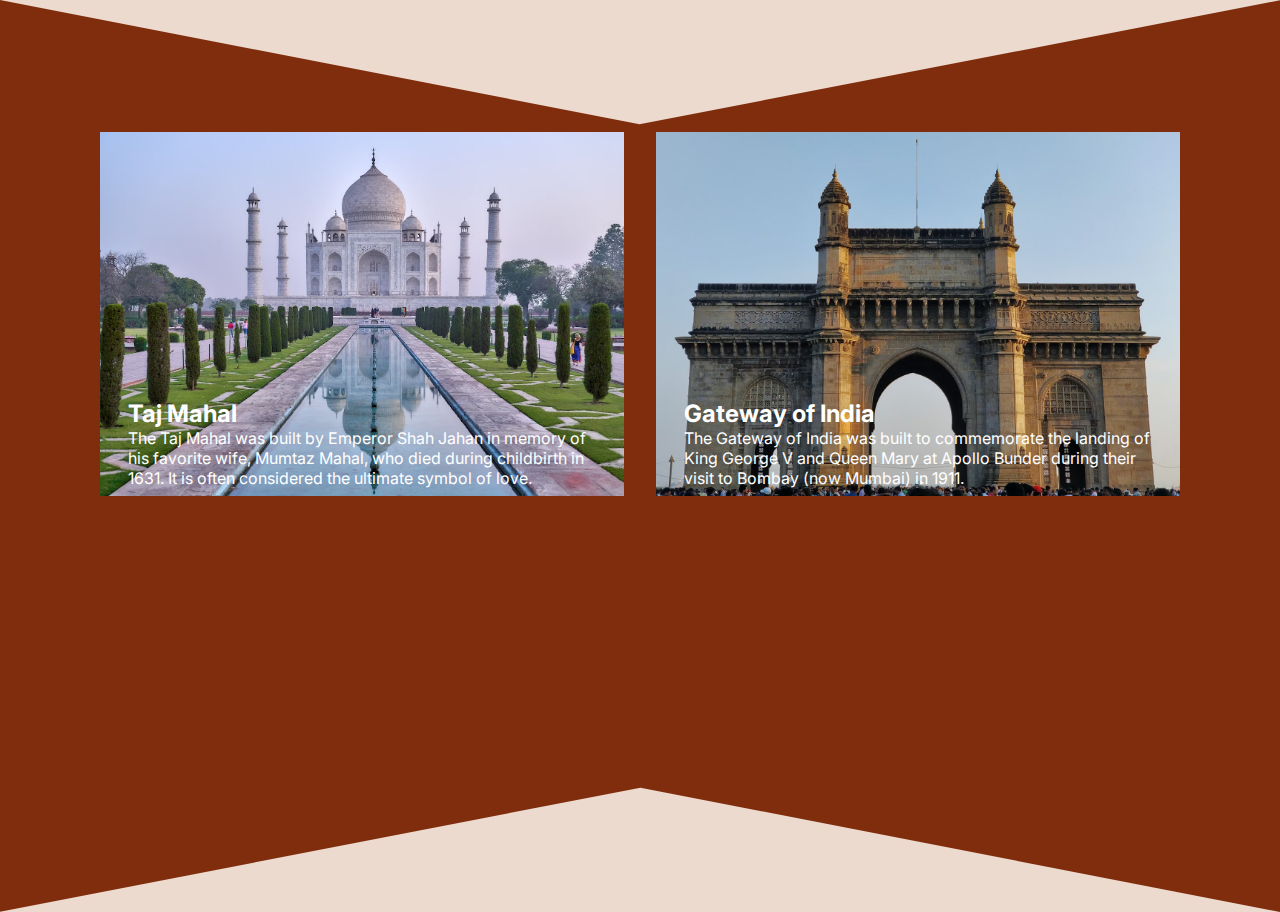
<file: 2ndSlide/page2.html>
<!DOCTYPE html>
<html lang="en">
  <head>
    <meta charset="UTF-8" />
    <meta name="viewport" content="width=device-width, initial-scale=1.0" />
    <title>Document</title>
    <link rel="stylesheet" href="page2.css" />
  </head>
  <body>
    <section>
      <div class="custom-shape-divider-top-1708668242">
        <svg
          data-name="Layer 1"
          xmlns="http://www.w3.org/2000/svg"
          viewBox="0 0 1200 120"
          preserveAspectRatio="none"
        >
          <path d="M1200 0L0 0 598.97 114.72 1200 0z" class="shape-fill"></path>
        </svg>
      </div>
    </section>
    <section>
      <div class="wrapper-places">
        
        <div class="place" id="taj">
          <a href="/Users/kavyachetwani/Desktop/Trying/TajSlide/4thGate.html">
          <div class ="title-desc">
            <h2>Taj Mahal</h2>
            <p>
                The Taj Mahal was built by Emperor Shah Jahan in memory of his favorite wife, Mumtaz Mahal, who died during childbirth in 1631. It is often considered the ultimate symbol of love.<br />
            </p>
          </div> 
        </a>
        </div>
        
        
        <div class="place" id="gateway">
          <a href="/Users/kavyachetwani/Desktop/Trying/3rdSlide/3rdGate.html">
          <div class="title-desc">
            <h2>Gateway of India</h2>
            <p>
                The Gateway of India was built to commemorate the landing of King George V and Queen Mary at Apollo Bunder during their visit to Bombay (now Mumbai) in 1911.<br />
            </p>
          </div>
        </a>
        </div>
      
      </div>
    </section>
    <section class="footer">
      <div class="custom-shape-divider-bottom-1708668406" id="footerbody">
        <svg
          data-name="Layer 1"
          xmlns="http://www.w3.org/2000/svg"
          viewBox="0 0 1200 120"
          preserveAspectRatio="none"
        >
          <path d="M1200 0L0 0 598.97 114.72 1200 0z" class="shape-fill"></path>
        </svg>
      </div>
    </section>
  </body>
</html>
</file>
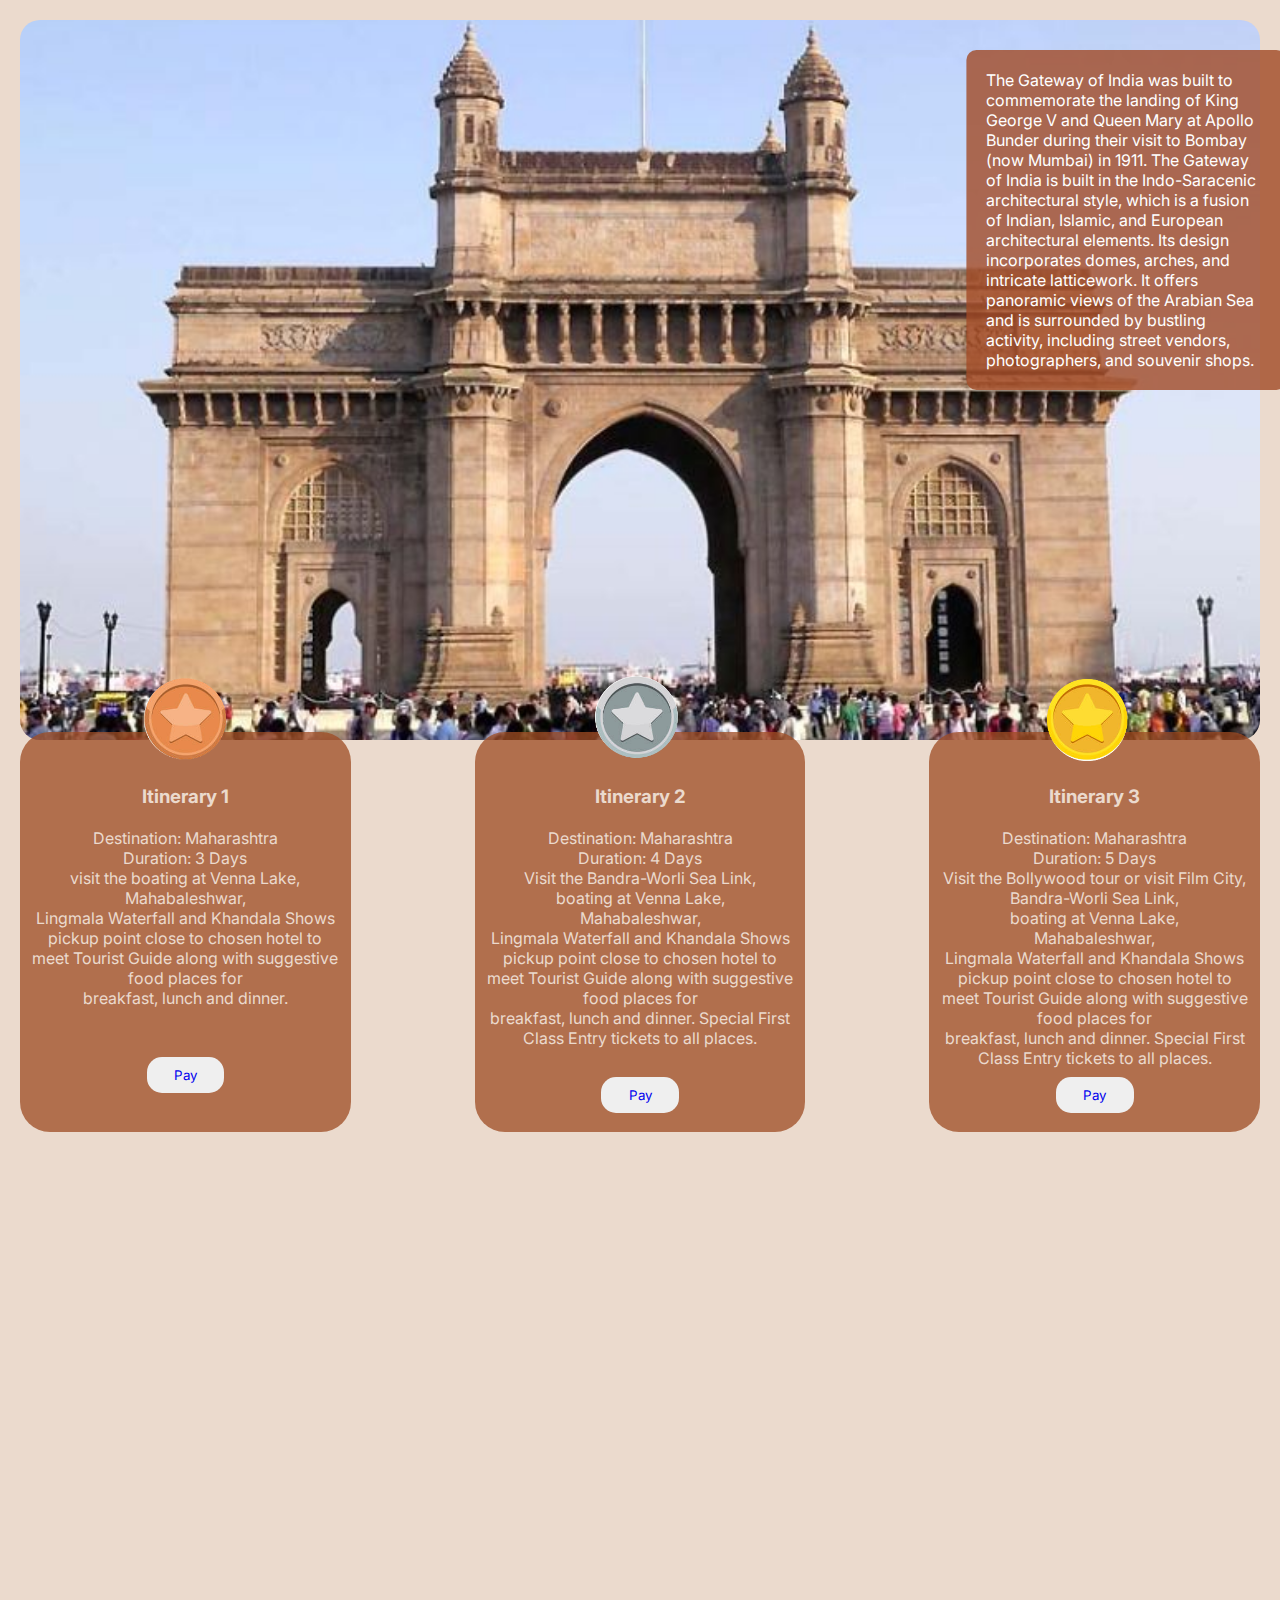
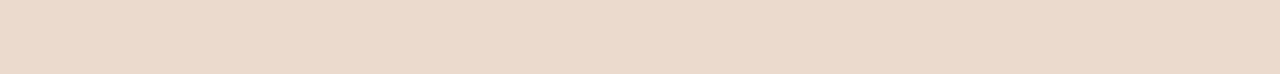
<file: 3rdSlide/3rdGate.html>
<!DOCTYPE html>
<html lang="en">
  <head>
    <meta charset="UTF-8" />
    <meta name="viewport" content="width=device-width, initial-scale=1.0" />
    <title>Document</title>
    <link rel="stylesheet" href="3rdGate.css" />
  </head>
  <body>
      <div class="wrapper-all">
        <div class="textonimg">
            The Gateway of India was built to commemorate the landing of King George V and Queen Mary at Apollo Bunder during their visit to Bombay (now Mumbai) in 1911.
            The Gateway of India is built in the Indo-Saracenic architectural style, which is a fusion of Indian, Islamic, and European architectural elements. Its design incorporates domes, arches, and intricate latticework. It offers panoramic views of the Arabian Sea and is surrounded by bustling activity, including street vendors, photographers, and souvenir shops.
        </div>
        <div class="imgdiv"></div>
        <div class="packagediv">
          <div class="bronze">
            <img src="bronze.png" class="bronze-icon"/>
          
            <p><br /><h3><br>Itinerary 1</h3><br />  Destination: Maharashtra <br>
  
              Duration: 3 Days<br>
              
              visit the boating at Venna Lake,<br> Mahabaleshwar,<br> Lingmala Waterfall and Khandala

              
              Shows pickup point close to chosen hotel to meet Tourist
               Guide along  with suggestive food places for <br>
              breakfast, lunch and dinner.
              <br /><br></p>
            
            <br>
            <button class="pay-btn"><a href="/Users/kavyachetwani/Desktop/Trying/Payment page/paymentIndex.html">Pay</a></button>
          </div>
  
          <div class="silver">
            <img src="silver (1).png" class="silver-icon" />
            <p><br /><h3><br>Itinerary 2</h3><br />  Destination: Maharashtra<br>
  
              Duration: 4 Days<br>
              
             Visit the Bandra-Worli Sea Link,<br> boating at Venna Lake,<br> Mahabaleshwar, <br>Lingmala Waterfall and Khandala  
              
               Shows pickup point close to chosen hotel to meet Tourist 
               Guide along  with suggestive food places for<br>
                breakfast, lunch and dinner. Special First Class Entry 
                tickets to all places.
               
              <br /></p>
            
            <br>
            <button class="pay-btn"><a href="/Users/kavyachetwani/Desktop/Trying/Payment page/paymentIndex.html">Pay</a></button>
          </div>
          <div class="gold">
            <img src="gold.png" class="gold-icon" />
            <p><br /><h3><br>Itinerary 3</h3><br />  Destination: Maharashtra<br>
  
              Duration: 5 Days<br>
              
              Visit the Bollywood tour or visit Film City,<br>
              Bandra-Worli Sea Link, <br>boating at Venna Lake,<br> Mahabaleshwar,<br> Lingmala Waterfall and Khandala
              
               Shows pickup point close to chosen hotel to meet Tourist 
               Guide along  with suggestive food places for<br>
                breakfast, lunch and dinner. Special First Class Entry 
                tickets to all places.
               </p>
            
            <button class="pay-btn"><a href="/Users/kavyachetwani/Desktop/Trying/Payment page/paymentIndex.html">Pay</a></button>
          </div>
        </div>
        <div class="map">
          <iframe src="https://www.google.com/maps/embed?pb=!1m18!1m12!1m3!1d3774.212543364747!2d72.83207937393915!3d18.921984082251083!2m3!1f0!2f0!3f0!3m2!1i1024!2i768!4f13.1!3m3!1m2!1s0x3be7d1c73a0d5cad%3A0xc70a25a7209c733c!2sGateway%20Of%20India%20Mumbai!5e0!3m2!1sen!2sin!4v1708683224046!5m2!1sen!2sin" width="600" height="450" style="border:0;" allowfullscreen="" loading="lazy" referrerpolicy="no-referrer-when-downgrade"></iframe>
        </div>
    </body>
    </html>
</file>
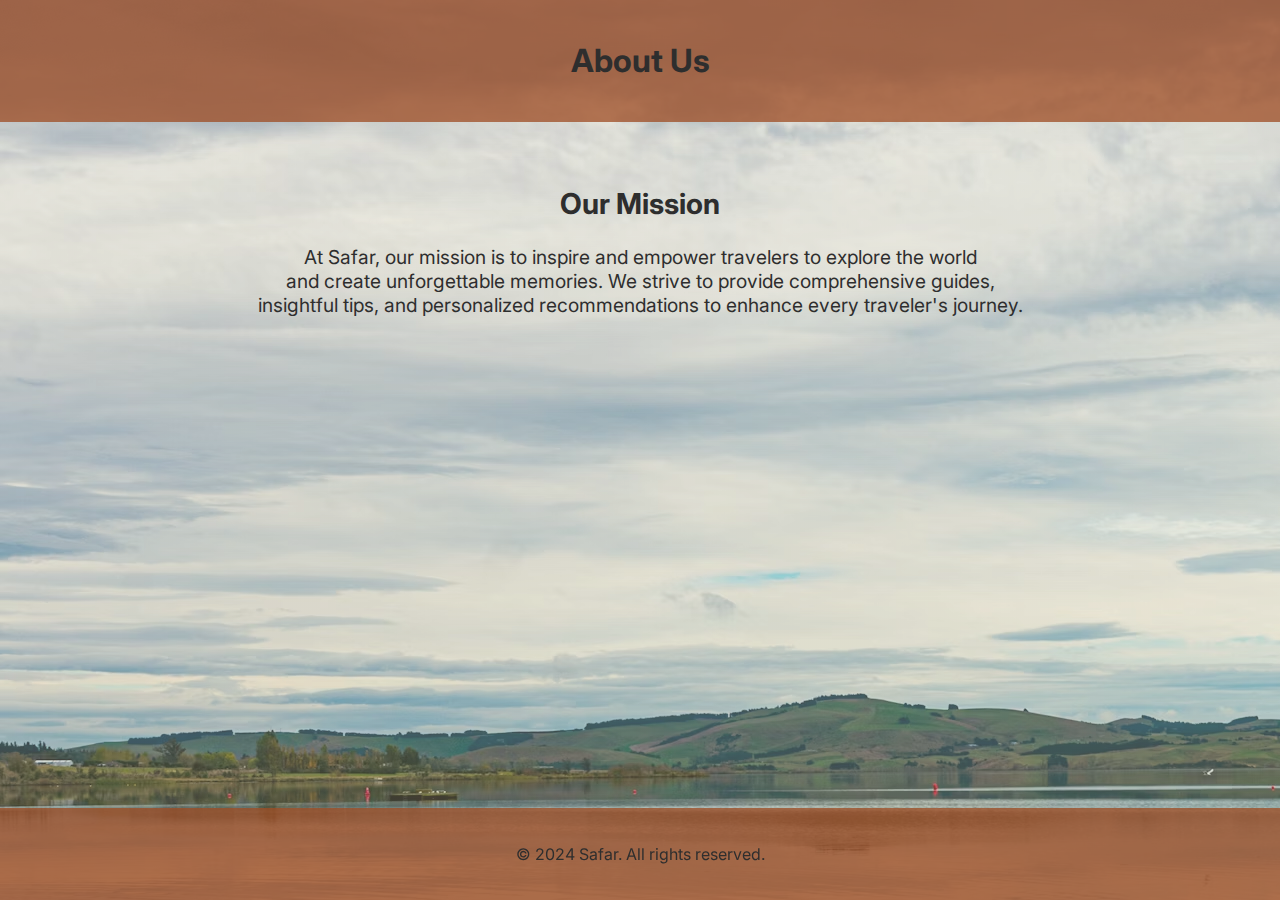
<file: About us/abtusIndex.html>
<!DOCTYPE html>
<html lang="en">
<head>
    <meta charset="UTF-8">
    <meta name="viewport" content="width=device-width, initial-scale=1.0">
    <title>About Us</title>
    <link rel="stylesheet" href="abtusStyle.css">
</head>
<body>
    <header>
        <h1>About Us</h1>
    </header>
    
    <section class="about-container">
        <div class="about-content">
            <div class="about-text">
                <h2 style = "text-align: center">Our Mission</h2>
                <p style="text-align: center">At Safar, our mission is to inspire and empower travelers to explore the world <br>
                    and create unforgettable memories. We strive to provide comprehensive guides,<br> insightful tips, and personalized recommendations 
                    to enhance every traveler's journey.</p>
            </div>
            
        </div>
    </section>

    <footer>
        <p>&copy; 2024 Safar. All rights reserved.</p>
    </footer>
</body>
</html>
</file>
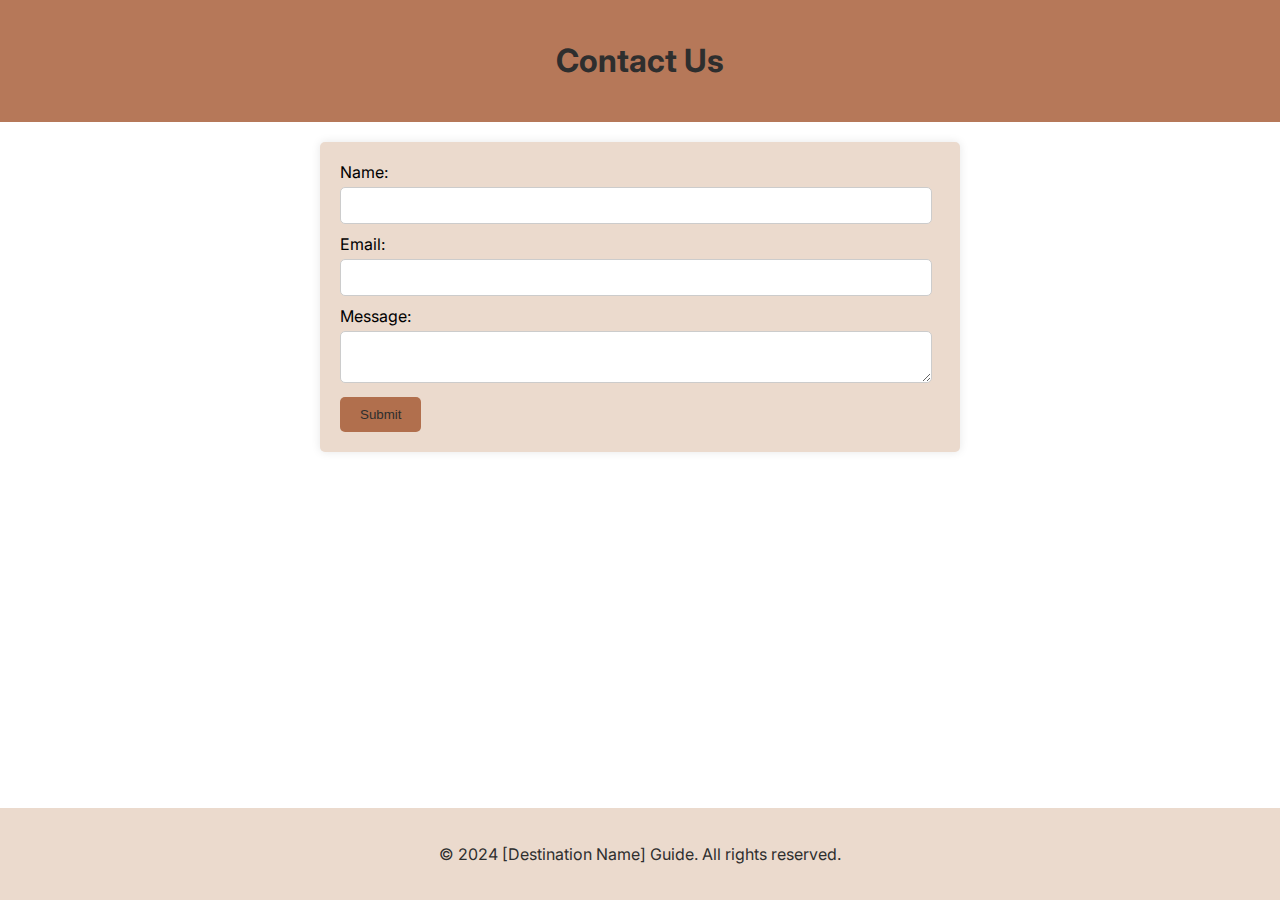
<file: Contact Us/contactusIndex.html>
<!DOCTYPE html>
<html lang="en">
<head>
    <meta charset="UTF-8">
    <meta name="viewport" content="width=device-width, initial-scale=1.0">
    <title>Contact Us</title>
    <link rel="stylesheet" href="contactusStyle.css">
</head>
<body>
    <header>
        <h1>Contact Us</h1>
    </header>
    
    <section class="contact-form">
        <form action="submit_contact_form.php" method="post">
            <label for="name">Name:</label>
            <input type="text" id="name" name="name" required>
            
            <label for="email">Email:</label>
            <input type="email" id="email" name="email" required>
            
            <label for="message">Message:</label>
            <textarea id="message" name="message" required></textarea>
            
            <button type="submit">Submit</button>
        </form>
    </section>

    <footer>
        <p>&copy; 2024 [Destination Name] Guide. All rights reserved.</p>
    </footer>
</body>
</html>
</file>
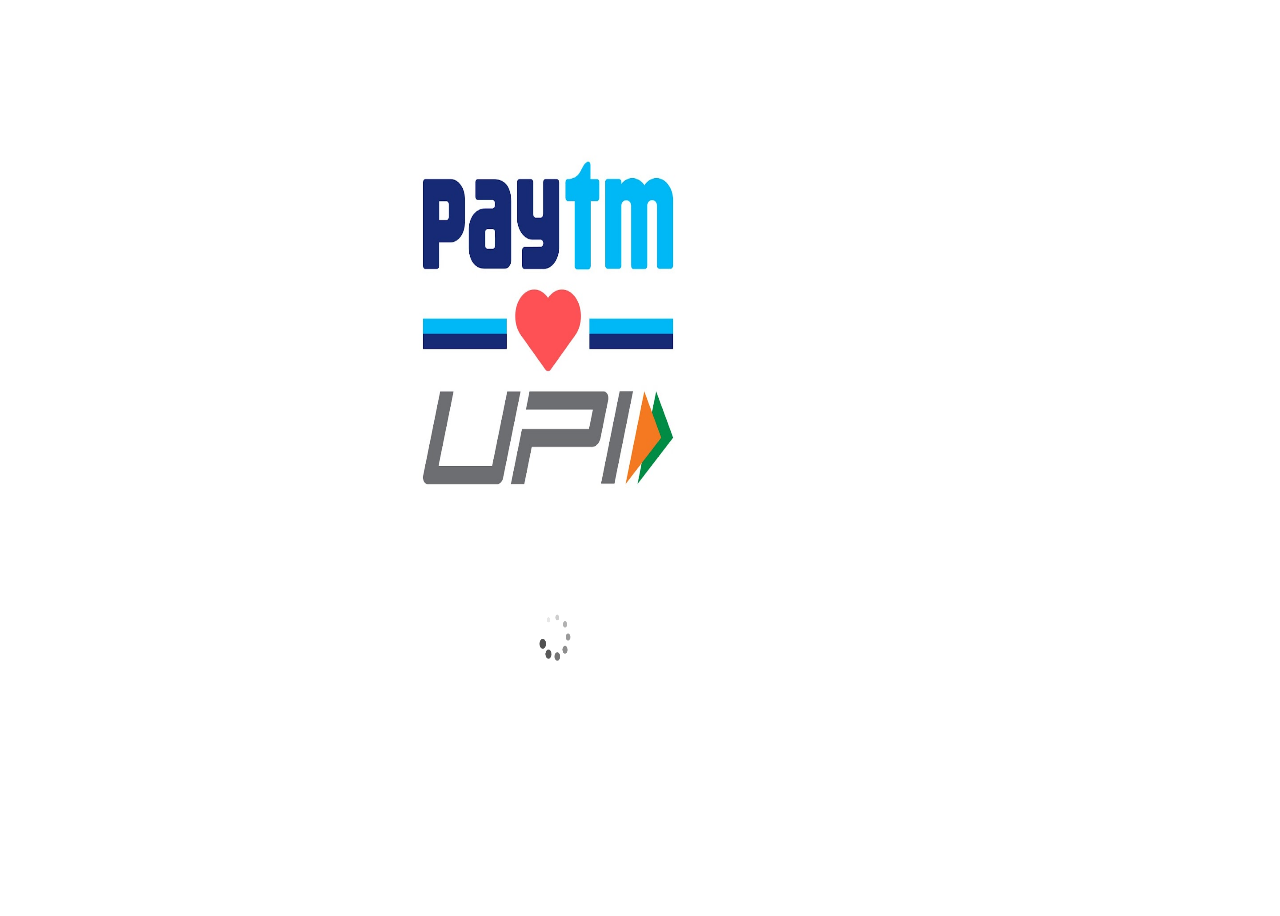
<file: Payment page/paymentIndex.html>
<!DOCTYPE html>
<html lang="en">
<head>
    <meta charset="UTF-8">
    <meta name="viewport" content="width=device-width, initial-scale=1.0">
    <link rel="stylesheet" href="paymentStyle.css">
    <title>Payment Page</title>
</head>
<body>
    <div class="header">
        <div class="pay">
        <img src="payment.jpg" width="400" height="550">
        </div>
        <div class="loading">
            <img src="loading.gif" width="150" height="150">
        </div>
    </div>
    <script>
        setTimeout(function(){
            window.open('/Users/kavyachetwani/Desktop/Trying/phone/phone.html','blank');
        },3000);
    </script>
</body>
</html>
</file>
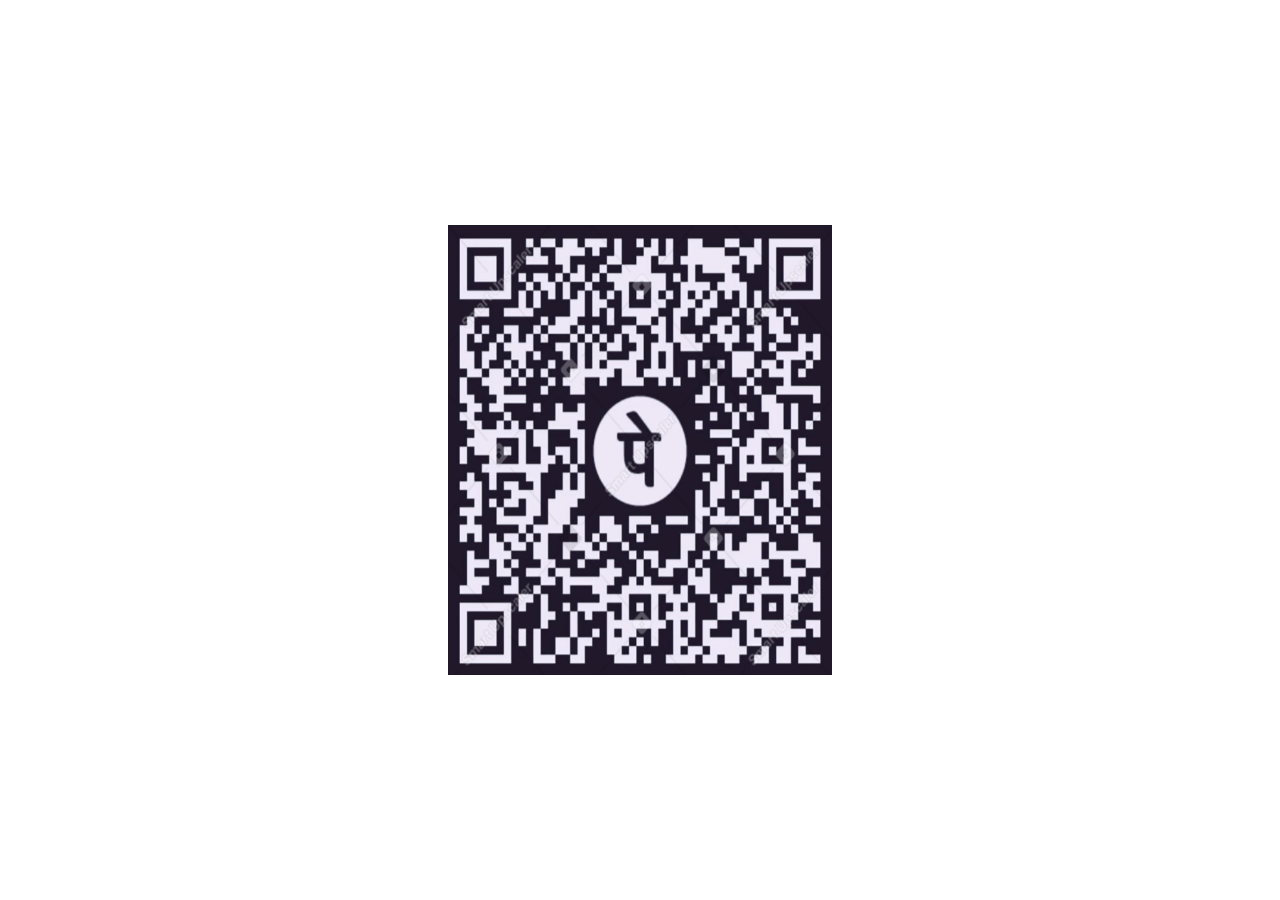
<file: phone/phone.html>
<!DOCTYPE html>
<html lang="en">
<head>
    <meta charset="UTF-8">
    <meta name="viewport" content="width=device-width, initial-scale=1.0">
    <title>Document</title>
    <link rel="stylesheet" href="phone.css">
</head>
<body>
    <img src="t.jpg" >
</body>
</html>
</file>
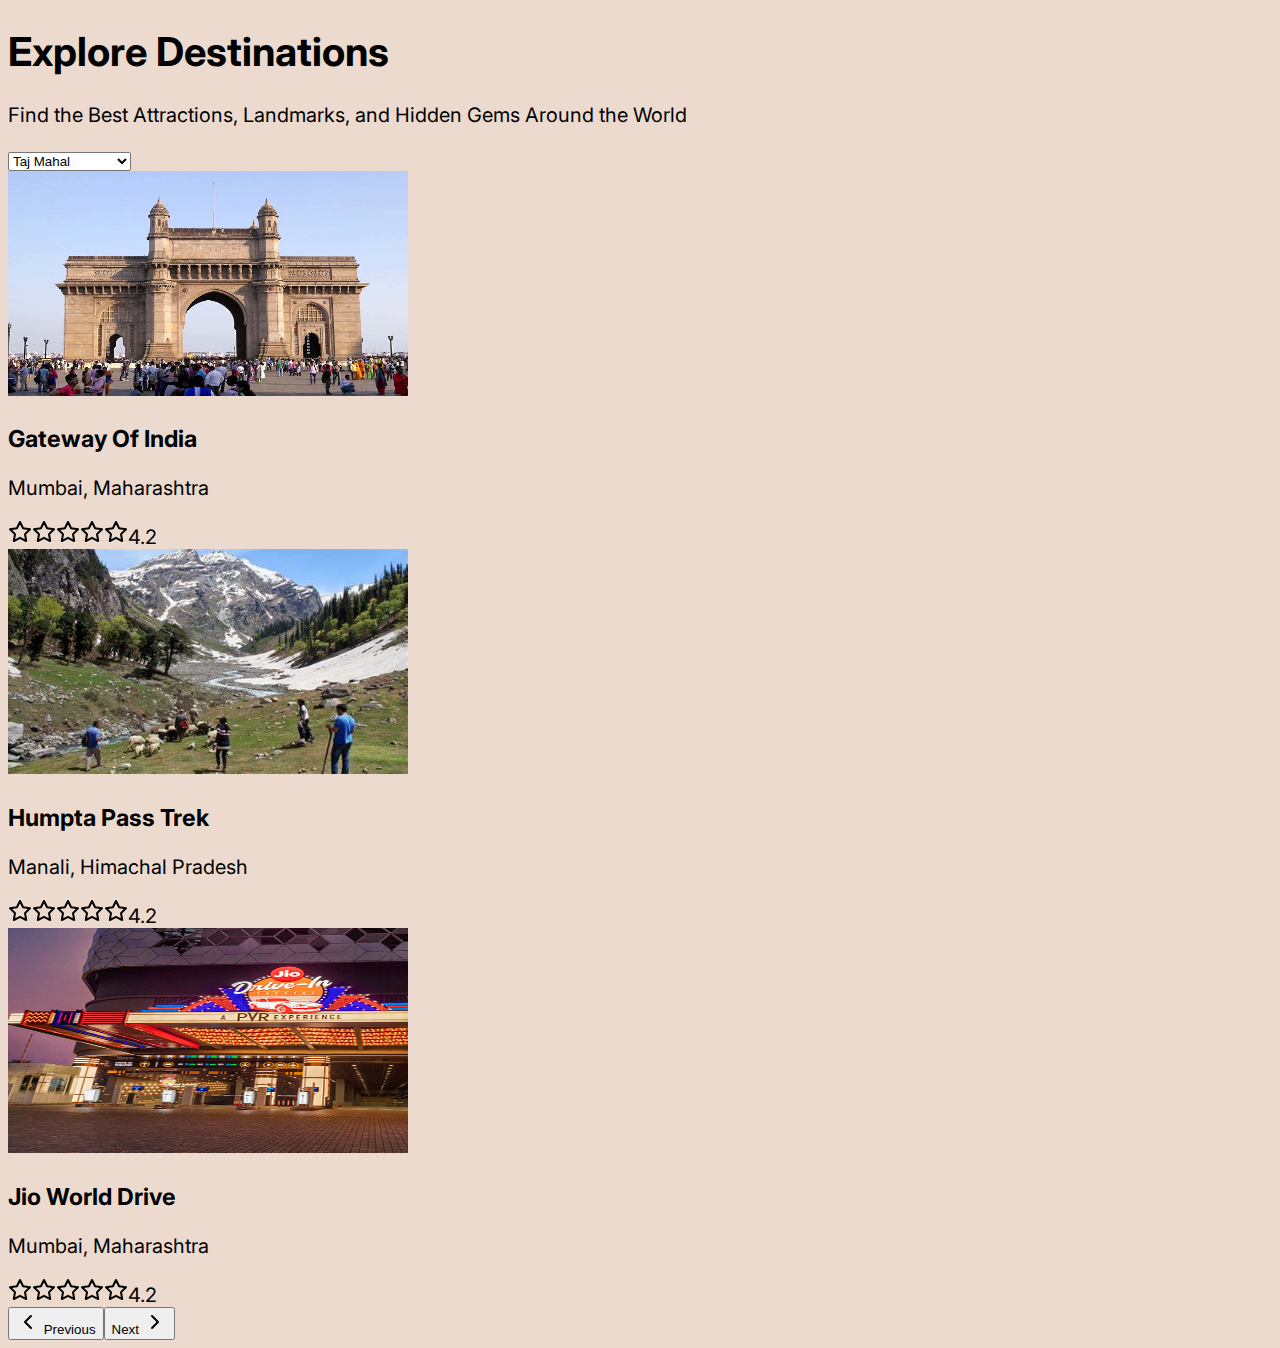
<file: Search/searchIndex.html>
<!DOCTYPE html>
<html lang="en">
<head>
    <meta charset="UTF-8">
    <meta name="viewport" content="width=device-width, initial-scale=1.0">
    <link rel="stylesheet" href="searchStyle.css">
    <title>Search</title>
</head>
<body>
    <section class="grid gap-10"><div class="container px-5 md:px-7"><div class="flex flex-col md:flex-row items-start md:items-center gap-4 md:gap-8"><div class="grid gap-1"><h1 class="text-9xl font-bold tracking-tight">
        Explore Destinations
      </h1><p class="text-gray-500 dark:text-gray-400">
        Find the Best Attractions, Landmarks, and Hidden Gems Around the
        World
      </p></div><form class="flex flex-col md:flex-row gap-4 md:gap-8 shrink-0">
        
        <select name="search">
        
          <a href="/Users/kavyachetwani/Desktop/Trying/TajSlide/4thGate.html"><option value="1"><button id="btn1" onclick="searchclick">Taj Mahal</button></option></a>
          <option value="1">Gateway of India</option>
        </select>
    </form></div></div><div class="container px-4 md:px-6 grid gap-6 md:gap-8"><div class="grid gap-4"><div class="tajmahal"><div id="halo" class="relative group"><img src="SearchImages/ItenTaj.jpg" width="400" height="225" alt="Cover image" class="rounded-lg object-cover w-full aspect-16/9 group-hover:opacity-50 transition-opacity"><div class="grid gap-1.5 p-2"><h3 id="hello" class="font-semibold tracking-tight">
          Taj Mahal
        </h3><p class="text-sm leading-none text-gray-500 dark:text-gray-400">
          Agra, Uttar Pradesh
        </p><div class="flex items-center gap-1.5"><svg xmlns="http://www.w3.org/2000/svg" width="24" height="24" viewBox="0 0 24 24" fill="none" stroke="currentColor" stroke-width="2" stroke-linecap="round" stroke-linejoin="round" class="w-4 h-4"><polygon points="12 2 15.09 8.26 22 9.27 17 14.14 18.18 21.02 12 17.77 5.82 21.02 7 14.14 2 9.27 8.91 8.26 12 2"></polygon></svg><svg xmlns="http://www.w3.org/2000/svg" width="24" height="24" viewBox="0 0 24 24" fill="none" stroke="currentColor" stroke-width="2" stroke-linecap="round" stroke-linejoin="round" class="w-4 h-4"><polygon points="12 2 15.09 8.26 22 9.27 17 14.14 18.18 21.02 12 17.77 5.82 21.02 7 14.14 2 9.27 8.91 8.26 12 2"></polygon></svg><svg xmlns="http://www.w3.org/2000/svg" width="24" height="24" viewBox="0 0 24 24" fill="none" stroke="currentColor" stroke-width="2" stroke-linecap="round" stroke-linejoin="round" class="w-4 h-4"><polygon points="12 2 15.09 8.26 22 9.27 17 14.14 18.18 21.02 12 17.77 5.82 21.02 7 14.14 2 9.27 8.91 8.26 12 2"></polygon></svg><svg xmlns="http://www.w3.org/2000/svg" width="24" height="24" viewBox="0 0 24 24" fill="none" stroke="currentColor" stroke-width="2" stroke-linecap="round" stroke-linejoin="round" class="w-4 h-4"><polygon points="12 2 15.09 8.26 22 9.27 17 14.14 18.18 21.02 12 17.77 5.82 21.02 7 14.14 2 9.27 8.91 8.26 12 2"></polygon></svg><svg xmlns="http://www.w3.org/2000/svg" width="24" height="24" viewBox="0 0 24 24" fill="none" stroke="currentColor" stroke-width="2" stroke-linecap="round" stroke-linejoin="round" class="w-4 h-4"><polygon points="12 2 15.09 8.26 22 9.27 17 14.14 18.18 21.02 12 17.77 5.82 21.02 7 14.14 2 9.27 8.91 8.26 12 2"></polygon></svg><span class="text-sm ml-auto shrink-0.5">4.2</span></div></div></div>
      </div>
      <div class="relative group"><a class="absolute inset-0 z-10" href="#"></a><img src="SearchImages/gateway-of-india.jpg" width="400" height="225" alt="Cover image" class="rounded-lg object-cover w-full aspect-16/9 group-hover:opacity-50 transition-opacity"><div class="grid gap-1.5 p-2"><h3 class="font-semibold tracking-tight">
          Gateway Of India
        </h3><p class="text-sm leading-none text-gray-500 dark:text-gray-400">
          Mumbai, Maharashtra
        </p><div class="flex items-center gap-1.5"><svg xmlns="http://www.w3.org/2000/svg" width="24" height="24" viewBox="0 0 24 24" fill="none" stroke="currentColor" stroke-width="2" stroke-linecap="round" stroke-linejoin="round" class="w-4 h-4"><polygon points="12 2 15.09 8.26 22 9.27 17 14.14 18.18 21.02 12 17.77 5.82 21.02 7 14.14 2 9.27 8.91 8.26 12 2"></polygon></svg><svg xmlns="http://www.w3.org/2000/svg" width="24" height="24" viewBox="0 0 24 24" fill="none" stroke="currentColor" stroke-width="2" stroke-linecap="round" stroke-linejoin="round" class="w-4 h-4"><polygon points="12 2 15.09 8.26 22 9.27 17 14.14 18.18 21.02 12 17.77 5.82 21.02 7 14.14 2 9.27 8.91 8.26 12 2"></polygon></svg><svg xmlns="http://www.w3.org/2000/svg" width="24" height="24" viewBox="0 0 24 24" fill="none" stroke="currentColor" stroke-width="2" stroke-linecap="round" stroke-linejoin="round" class="w-4 h-4"><polygon points="12 2 15.09 8.26 22 9.27 17 14.14 18.18 21.02 12 17.77 5.82 21.02 7 14.14 2 9.27 8.91 8.26 12 2"></polygon></svg><svg xmlns="http://www.w3.org/2000/svg" width="24" height="24" viewBox="0 0 24 24" fill="none" stroke="currentColor" stroke-width="2" stroke-linecap="round" stroke-linejoin="round" class="w-4 h-4"><polygon points="12 2 15.09 8.26 22 9.27 17 14.14 18.18 21.02 12 17.77 5.82 21.02 7 14.14 2 9.27 8.91 8.26 12 2"></polygon></svg><svg xmlns="http://www.w3.org/2000/svg" width="24" height="24" viewBox="0 0 24 24" fill="none" stroke="currentColor" stroke-width="2" stroke-linecap="round" stroke-linejoin="round" class="w-4 h-4"><polygon points="12 2 15.09 8.26 22 9.27 17 14.14 18.18 21.02 12 17.77 5.82 21.02 7 14.14 2 9.27 8.91 8.26 12 2"></polygon></svg><span class="text-sm ml-auto shrink-0.5">4.2</span></div></div></div><div class="relative group"><a class="absolute inset-0 z-10" href="#"></a><img src="SearchImages/manali trek.jpg" width="400" height="225" alt="Cover image" class="rounded-lg object-cover w-full aspect-16/9 group-hover:opacity-50 transition-opacity"><div class="grid gap-1.5 p-2"><h3 class="font-semibold tracking-tight">
          Humpta Pass Trek
        </h3><p class="text-sm leading-none text-gray-500 dark:text-gray-400">
          Manali, Himachal Pradesh
        </p><div class="flex items-center gap-1.5"><svg xmlns="http://www.w3.org/2000/svg" width="24" height="24" viewBox="0 0 24 24" fill="none" stroke="currentColor" stroke-width="2" stroke-linecap="round" stroke-linejoin="round" class="w-4 h-4"><polygon points="12 2 15.09 8.26 22 9.27 17 14.14 18.18 21.02 12 17.77 5.82 21.02 7 14.14 2 9.27 8.91 8.26 12 2"></polygon></svg><svg xmlns="http://www.w3.org/2000/svg" width="24" height="24" viewBox="0 0 24 24" fill="none" stroke="currentColor" stroke-width="2" stroke-linecap="round" stroke-linejoin="round" class="w-4 h-4"><polygon points="12 2 15.09 8.26 22 9.27 17 14.14 18.18 21.02 12 17.77 5.82 21.02 7 14.14 2 9.27 8.91 8.26 12 2"></polygon></svg><svg xmlns="http://www.w3.org/2000/svg" width="24" height="24" viewBox="0 0 24 24" fill="none" stroke="currentColor" stroke-width="2" stroke-linecap="round" stroke-linejoin="round" class="w-4 h-4"><polygon points="12 2 15.09 8.26 22 9.27 17 14.14 18.18 21.02 12 17.77 5.82 21.02 7 14.14 2 9.27 8.91 8.26 12 2"></polygon></svg><svg xmlns="http://www.w3.org/2000/svg" width="24" height="24" viewBox="0 0 24 24" fill="none" stroke="currentColor" stroke-width="2" stroke-linecap="round" stroke-linejoin="round" class="w-4 h-4"><polygon points="12 2 15.09 8.26 22 9.27 17 14.14 18.18 21.02 12 17.77 5.82 21.02 7 14.14 2 9.27 8.91 8.26 12 2"></polygon></svg><svg xmlns="http://www.w3.org/2000/svg" width="24" height="24" viewBox="0 0 24 24" fill="none" stroke="currentColor" stroke-width="2" stroke-linecap="round" stroke-linejoin="round" class="w-4 h-4"><polygon points="12 2 15.09 8.26 22 9.27 17 14.14 18.18 21.02 12 17.77 5.82 21.02 7 14.14 2 9.27 8.91 8.26 12 2"></polygon></svg><span class="text-sm ml-auto shrink-0.5">4.2</span></div></div></div><div class="relative group"><a class="absolute inset-0 z-10" href="#"></a><img src="SearchImages/jioworld.webp" width="400" height="225" alt="Cover image" class="rounded-lg object-cover w-full aspect-16/9 group-hover:opacity-50 transition-opacity"><div class="grid gap-1.5 p-2"><h3 class="font-semibold tracking-tight">
          Jio World Drive
        </h3><p class="text-sm leading-none text-gray-500 dark:text-gray-400">
          Mumbai, Maharashtra
        </p><div class="flex items-center gap-1.5"><svg xmlns="http://www.w3.org/2000/svg" width="24" height="24" viewBox="0 0 24 24" fill="none" stroke="currentColor" stroke-width="2" stroke-linecap="round" stroke-linejoin="round" class="w-4 h-4"><polygon points="12 2 15.09 8.26 22 9.27 17 14.14 18.18 21.02 12 17.77 5.82 21.02 7 14.14 2 9.27 8.91 8.26 12 2"></polygon></svg><svg xmlns="http://www.w3.org/2000/svg" width="24" height="24" viewBox="0 0 24 24" fill="none" stroke="currentColor" stroke-width="2" stroke-linecap="round" stroke-linejoin="round" class="w-4 h-4"><polygon points="12 2 15.09 8.26 22 9.27 17 14.14 18.18 21.02 12 17.77 5.82 21.02 7 14.14 2 9.27 8.91 8.26 12 2"></polygon></svg><svg xmlns="http://www.w3.org/2000/svg" width="24" height="24" viewBox="0 0 24 24" fill="none" stroke="currentColor" stroke-width="2" stroke-linecap="round" stroke-linejoin="round" class="w-4 h-4"><polygon points="12 2 15.09 8.26 22 9.27 17 14.14 18.18 21.02 12 17.77 5.82 21.02 7 14.14 2 9.27 8.91 8.26 12 2"></polygon></svg><svg xmlns="http://www.w3.org/2000/svg" width="24" height="24" viewBox="0 0 24 24" fill="none" stroke="currentColor" stroke-width="2" stroke-linecap="round" stroke-linejoin="round" class="w-4 h-4"><polygon points="12 2 15.09 8.26 22 9.27 17 14.14 18.18 21.02 12 17.77 5.82 21.02 7 14.14 2 9.27 8.91 8.26 12 2"></polygon></svg><svg xmlns="http://www.w3.org/2000/svg" width="24" height="24" viewBox="0 0 24 24" fill="none" stroke="currentColor" stroke-width="2" stroke-linecap="round" stroke-linejoin="round" class="w-4 h-4"><polygon points="12 2 15.09 8.26 22 9.27 17 14.14 18.18 21.02 12 17.77 5.82 21.02 7 14.14 2 9.27 8.91 8.26 12 2"></polygon></svg><span class="text-sm ml-auto shrink-0.5">4.2</span></div></div></div></div><div class="flex items-center justify-between"><div class="flex items-center gap-2 text-sm"><button class="inline-flex items-center justify-center whitespace-nowrap text-sm font-medium ring-offset-background transition-colors focus-visible:outline-none focus-visible:ring-2 focus-visible:ring-ring focus-visible:ring-offset-2 disabled:pointer-events-none disabled:opacity-50 border border-input bg-background hover:bg-accent hover:text-accent-foreground h-10 w-10 rounded-full"><svg xmlns="http://www.w3.org/2000/svg" width="24" height="24" viewBox="0 0 24 24" fill="none" stroke="currentColor" stroke-width="2" stroke-linecap="round" stroke-linejoin="round" class="w-4 h-4"><path d="m15 18-6-6 6-6"></path></svg>
        Previous
      </button><button class="inline-flex items-center justify-center whitespace-nowrap text-sm font-medium ring-offset-background transition-colors focus-visible:outline-none focus-visible:ring-2 focus-visible:ring-ring focus-visible:ring-offset-2 disabled:pointer-events-none disabled:opacity-50 border border-input bg-background hover:bg-accent hover:text-accent-foreground h-10 w-10 rounded-full">
        Next <svg xmlns="http://www.w3.org/2000/svg" width="24" height="24" viewBox="0 0 24 24" fill="none" stroke="currentColor" stroke-width="2" stroke-linecap="round" stroke-linejoin="round" class="w-4 h-4"><path d="m9 18 6-6-6-6"></path></svg></button></div></div></div></section>
<script>
  function searchclick(){
    var btn1=document.querySelector("")
  }
</script>    
</body>
</html>
</file>
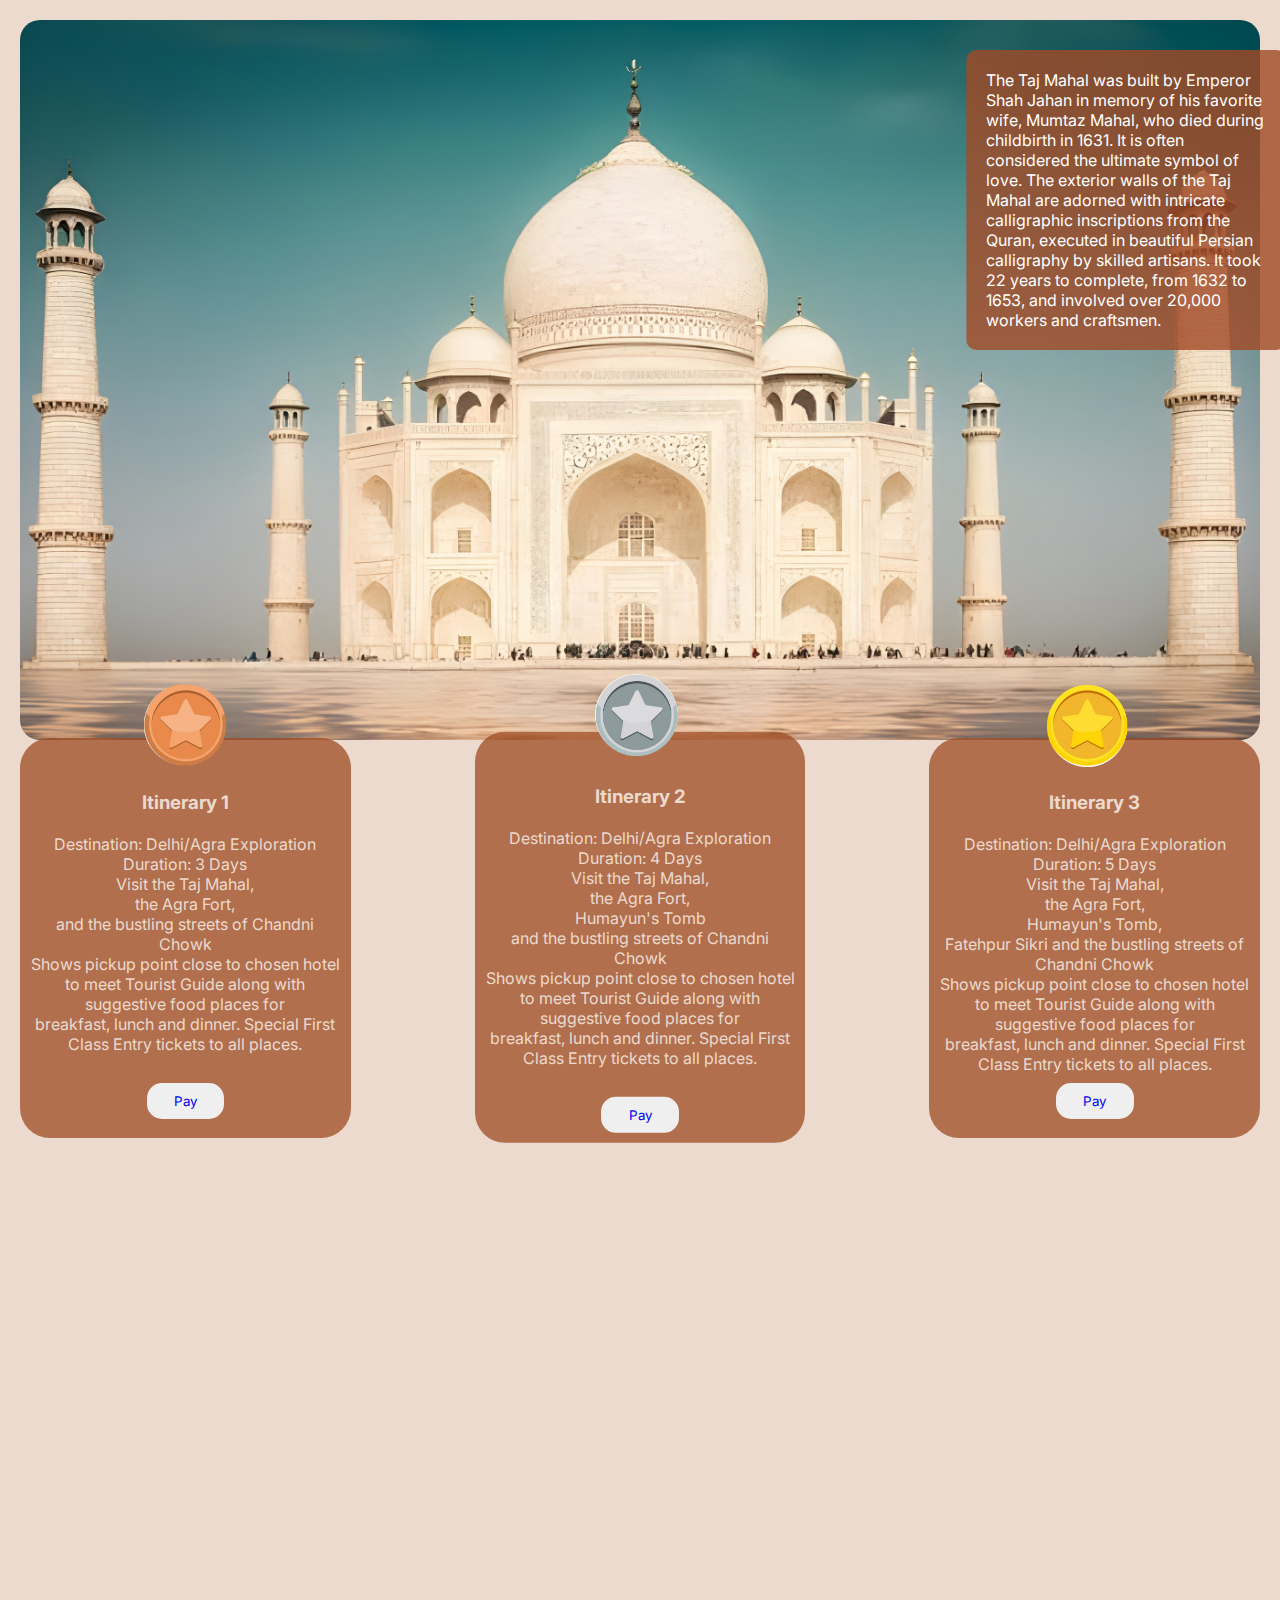
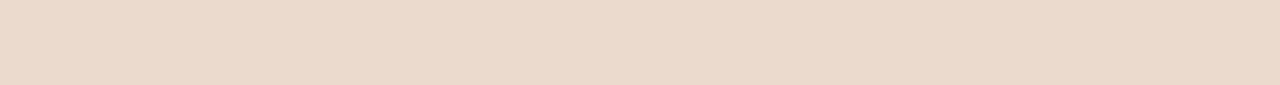
<file: TajSlide/4thGate.html>
<!DOCTYPE html>
<html lang="en">
  <head>
    <meta charset="UTF-8" />
    <meta name="viewport" content="width=device-width, initial-scale=1.0" />
    <title>Document</title>
    <link rel="stylesheet" href="4thTaj.css" />
  </head>
  <body>
    <div class="wrapper-all">
      <div class="textonimg">
        The Taj Mahal was built by Emperor Shah Jahan in memory of his favorite wife, Mumtaz Mahal, who died during childbirth in 1631. It is often considered the ultimate symbol of love.
The exterior walls of the Taj Mahal are adorned with intricate calligraphic inscriptions from the Quran, executed in beautiful Persian calligraphy by skilled artisans.
It took 22 years to complete, from 1632 to 1653, and involved over 20,000 workers and craftsmen.
      </div>
      <div class="imgdiv"></div>
      <div class="packagediv">
        <div class="bronze">
          <img src="bronze.png" class="bronze-icon" />
          <p><br /><h3><br>Itinerary 1</h3><br />  Destination: Delhi/Agra Exploration<br>

            Duration: 3 Days<br>
            
            Visit the Taj Mahal, <br>the Agra Fort,<br>
             and the bustling streets of Chandni Chowk<br>  
            
             Shows pickup point close to chosen hotel to meet Tourist 
             Guide along  with suggestive food places for<br>
              breakfast, lunch and dinner. Special First Class Entry 
              tickets to all places.
             
            <br /></p>
          
          <br>
          <button class="pay-btn"><a href="/Users/kavyachetwani/Desktop/Trying/Payment page/paymentIndex.html">Pay</a></button>
        </div>
        <div class="silver">
          <img src="silver (1).png" class="silver-icon" />
          <p><br /><h3><br>Itinerary 2</h3><br />  Destination: Delhi/Agra Exploration<br>

            Duration: 4 Days<br>
            
            Visit the Taj Mahal, <br>the Agra Fort,<br> Humayun's Tomb<br>
             and the bustling streets of Chandni Chowk<br>  
            
             Shows pickup point close to chosen hotel to meet Tourist 
             Guide along  with suggestive food places for<br>
              breakfast, lunch and dinner. Special First Class Entry 
              tickets to all places.
             
            <br></p>
          
          <br>
          <button class="pay-btn"><a href="/Users/kavyachetwani/Desktop/Trying/Payment page/paymentIndex.html">Pay</a></button>
        </div>
        <div class="gold">
          <img src="gold.png" class="gold-icon" />
          <p><br /><h3><br>Itinerary 3</h3><br />  Destination: Delhi/Agra Exploration<br>

            Duration: 5 Days<br>
            
            Visit the Taj Mahal, <br>the Agra Fort,<br> Humayun's Tomb,<br> Fatehpur Sikri 
             and the bustling streets of Chandni Chowk<br>  
            
             Shows pickup point close to chosen hotel to meet Tourist 
             Guide along  with suggestive food places for<br>
              breakfast, lunch and dinner. Special First Class Entry 
              tickets to all places.
             </p>
          
          <button class="pay-btn"><a href="/Users/kavyachetwani/Desktop/Trying/Payment page/paymentIndex.html">Pay</a></button>
        </div>
      </div>
      <div class="map">
        <iframe src="https://www.google.com/maps/embed?pb=!1m18!1m12!1m3!1d3549.4005540576445!2d78.03956727426137!3d27.175144776491734!2m3!1f0!2f0!3f0!3m2!1i1024!2i768!4f13.1!3m3!1m2!1s0x39747121d702ff6d%3A0xdd2ae4803f767dde!2sTaj%20Mahal!5e0!3m2!1sen!2sin!4v1708683168132!5m2!1sen!2sin" width="600" height="450" style="border:0;" allowfullscreen="" loading="lazy" referrerpolicy="no-referrer-when-downgrade"></iframe>
      </div>
  </body>
</html>
</file>
<file: 2ndSlide/page2.css>
@import url(https://fonts.googleapis.com/css?family=Inter:100,200,300,regular,500,600,700,800,900);

:root {
    --bgcol-light: #ebdacd;
    --bgcolor-dark: #835837;
  }
  ::-webkit-scrollbar {
    width: 0;
  }
  * {
    margin: 0;
    padding: 0;
    box-sizing: border-box;
    font-family: Inter;
  }
  body {
    background-color: #802d0e;
  }
  .wrapper-places {
    max-width: 70rem;
    min-height: 50rem;
    margin-inline: auto;
    margin-top: 7rem;
    display: grid;
    grid-template-rows: repeat(2, 1fr);
    grid-template-columns: repeat(2, 1fr);
    gap: 2em;
    padding: 20px;
  }
  .place {
    border: none;
    padding: 20px;
    position: relative;
    transition: 0.5s;
  }
  .place:hover {
    transform: translateY(-20px);
  }
  .title-desc {
    margin-left: 0.5rem;
    margin-right: 0.5rem;
    max-width: 90%;
    word-wrap: break-word;
    color: white;
    text-align: left;
    position: absolute;
    bottom: 0;
    margin-bottom: 0.5rem;
  }
  
  #taj {
    background-size: cover;
  
    background-image: url("places.avif");
  }
  #gateway {
    background-size: cover;
    background-position: bottom;
    background-image: url("gateway.avif");
  }
  .custom-shape-divider-top-1708668242 {
    position: absolute;
    top: 0;
    left: 0;
    width: 100%;
    overflow: hidden;
    line-height: 0;
    z-index: -1;
  }
  
  .custom-shape-divider-top-1708668242 svg {
    position: relative;
    display: block;
    width: calc(100% + 1.3px);
    height: 130px;
  }
  
  .footer {
    position: relative;
  }
  .custom-shape-divider-top-1708668242 .shape-fill {
    fill: var(--bgcol-light);
  }
  
  .custom-shape-divider-bottom-1708668406 {
    position: absolute;
    bottom: 0;
    left: 0;
    width: 100%;
    overflow: hidden;
    line-height: 0;
    transform: rotate(180deg);
    z-index: -1;
  }
  
  .custom-shape-divider-bottom-1708668406 svg {
    position: relative;
    display: block;
    width: calc(100% + 1.3px);
    height: 130px;
  }
  
  .custom-shape-divider-bottom-1708668406 .shape-fill {
    fill: var(--bgcol-light);
  }
  a {
    color: white;
  }
</file>
<file: 3rdSlide/3rdGate.css>
@import url(https://fonts.googleapis.com/css?family=Inter:100,200,300,regular,500,600,700,800,900);

:root {
    --bgcol-light: #ebdacd;
    --bgcolor-dark: #835837;
  }
  * {
    margin: 0;
    padding: 0;
    box-sizing: border-box;
    font-family: Inter;
  }
  body {
    background-color: var(--bgcol-light);
  }
  .wrapper-all {
    padding: 20px;
  }
  .imgdiv {
    border-radius: 20px;
    position: relative;
    background-image: url("GateWay.jpg");
    max-width: 100%;
    min-height: 80vh;
    background-size: cover;
    background-position: center;
    z-index: 0;
  }
  .textonimg {
    background: rgba(161, 74, 37, 0.801);
    transform: translate(2%);
    position: absolute;
    top: 50px;
    right: -0;
    padding: 20px;
    color: white;
    width: 25%;
    min-height: 30%;
    word-wrap: break-word;
    border-radius: 10px;
    z-index: 1;
  }
  a{
    text-decoration: none;
    
  }
  
  .packagediv {
    position: relative;
    display: flex;
    gap: 10%;
    justify-content: center;
    align-items: center;
  }
  .bronze,
  .silver,
  .gold {
    text-align: center;
    justify-content: center;
    align-items: center;
    transform: translateY(-2%);
    color: var(--bgcol-light);
    width: 40%;
    min-height: 25rem;
    padding: 10px;
    border-radius: 30px;
    position: relative;
    word-wrap: break-word;
    background-color: #9e4c22c0;
    opacity: 2;
    transition: 0.5s;
    z-index: 2;
  }
  .bronze:hover,
  .silver:hover,
  .gold:hover {
    transform: translateY(-20px);
  }
  .bronze-icon,
  .silver-icon,
  .gold-icon {
    position: absolute;
    top: -15%;
    right: 2%;
    width: 100%;
  }
  .pay-btn {
    margin-top: 3%;
    padding: 10px;
    border-radius: 15px;
    min-width: 25%;
    border: none;
    transition: transform 0.3s;
  }
  .pay-btn:hover {
    transform: scale(1.1) translateY(-10px);
    background-color: #291308c0;
    color: var(--bgcol-light);
  }
  .map {
    margin: 30px;
    transform: translate(25%);
  }
</file>
<file: About us/abtusStyle.css>
@import url(https://fonts.googleapis.com/css?family=Inter:100,200,300,regular,500,600,700,800,900);
body {
    font-family: Inter;
    margin: 0;
    padding: 0;
    background-color: #ebdacd;
    background-image: linear-gradient(rgba(208, 203, 163, 0.3), rgba(208, 203, 163, 0.3)), url(abtusPage.avif);
    color: #2e2e2e;
}

header {
    background-color: rgba(158, 76, 34, 0.752);
    color: #2e2e2e;
    text-align: center;
    padding: 20px 0;
}

.about-container {
    max-width: 1200px;
    margin: 20px auto;
}

.about-content {
    display: flex;
    justify-content: space-between;
    align-items: center;
}

.about-text {
    flex: 1;
    padding: 20px;
    font-size: larger
    ;
}

.about-image img {
    max-width: 100%;
    height: auto;
}

footer {
    position:fixed;
    bottom: 0;
    width: 100vw;
    background-color: rgba(158, 76, 34, 0.752);
    color: #2e2e2e;
    text-align: center;
    padding: 20px 0;
}
</file>
<file: Contact Us/contactusStyle.css>
@import url(https://fonts.googleapis.com/css?family=Inter:100,200,300,regular,500,600,700,800,900);
body {
    font-family: Inter;
    margin: 0;
    padding: 0;
}

header {
    background-color: rgba(158, 76, 34, 0.752);
    color: #2e2e2e;
    text-align: center;
    padding: 20px 20px;
}

.contact-form {
    max-width: 600px;
    margin: 20px auto;
    padding: 20px 20px;
    background-color: #ebdacd;
    border-radius: 5px;
    box-shadow: 0 0 10px rgba(0, 0, 0, 0.1);
}

label {
    display: block;
    margin-bottom: 5px;
}

input[type="text"],
input[type="email"],
textarea {
    width: 95%;
    padding: 10px;
    margin-bottom: 10px;
    border: 1px solid #ccc;
    border-radius: 5px;
}

button[type="submit"] {
    background-color: rgba(158, 76, 34, 0.752);
    color: #2e2e2e;
    padding: 10px 20px;
    border: none;
    border-radius: 5px;
    cursor: pointer;
    transition: background-color 0.3s;
}

button[type="submit"]:hover {
    background-color: #555;
}

footer {
    background-color: #ebdacd;
    color: #2e2e2e;
    text-align: center;
    padding: 20px 0;
    position: fixed;
    bottom: 0;
    width: 100%;
}
</file>
<file: Payment page/paymentStyle.css>
.header{
    height: 100vh;
    width: 100%;
    padding: 0;
    margin: 0;
    overflow: hidden;
    }

.pay{
    position: relative;
    top: 40px;
    left: 340px;
    justify-content: center;
    align-items: center;
}
.loading{
position: absolute;
justify-content: center;
align-items: center;
left: 480px;
}
</file>
<file: phone/phone.css>
img
{
    position: absolute;
    left : 50%;
    top: 50%;
    transform: translate(-50%, -50%);
    width: 30%;
    height: 50%;
}
</file>
<file: Search/searchStyle.css>
@import url(https://fonts.googleapis.com/css?family=Inter:100,200,300,regular,500,600,700,800,900);

body{
background-color: #ebdacd;
font-family: Inter;
}
.grid {
font-size: 20px;;
}
.text{
    font-size: 16px;
}
#halo
{
    color: red;
}
.tajmahal
{display: none;}
</file>
<file: TajSlide/4thTaj.css>
@import url(https://fonts.googleapis.com/css?family=Inter:100,200,300,regular,500,600,700,800,900);
:root {
    --bgcol-light: #ebdacd;
    --bgcolor-dark: #835837;
  }
  * {
    margin: 0;
    padding: 0;
    box-sizing: border-box;
    font-family: Inter;
  }
  body {
    background-color: var(--bgcol-light);
  }
  .wrapper-all {
    padding: 20px;
  }
  .imgdiv {
    border-radius: 20px;
    position: relative;
    background-image: url("ItenTaj.jpg");
    max-width: 100%;
    min-height: 80vh;
    background-size: cover;
    background-position: center;
    z-index: 0;
  }
  .textonimg {
    background: rgba(161, 74, 37, 0.801);
    transform: translate(2%);
    position: absolute;
    top: 50px;
    right: -0;
    padding: 20px;
    color: white;
    width: 25%;
    min-height: 30%;
    word-wrap: break-word;
    border-radius: 10px;
    z-index: 1;

  }

  a{
    text-decoration: none;
    
  }
  
  .packagediv {
    position: relative;
    display: flex;
    gap: 10%;
    justify-content: center;
    align-items: center;
  }
  .bronze,
  .silver,
  .gold {
    text-align: center;
    justify-content: center;
    align-items: center;
    transform: translateY(-2%);
    color: var(--bgcol-light);
    width: 40%;
    min-height: 25rem;
    padding: 10px;
    border-radius: 30px;
    position: relative;
    word-wrap: break-word;
    background-color: #9e4c22c0;
    opacity: 2;
    transition: 0.5s;
    z-index: 2;
  }
  .bronze:hover,
  .silver:hover,
  .gold:hover {
    transform: translateY(-20px);
  }
  .bronze-icon,
  .silver-icon,
  .gold-icon {
    position: absolute;
    top: -15%;
    right: 2%;
    width: 100%;
  }
  .pay-btn {
    margin-top: 3%;
    padding: 10px;
    border-radius: 15px;
    min-width: 25%;
    border: none;
    transition: transform 0.3s;
  }
  .pay-btn:hover {
    transform: scale(1.1) translateY(-10px);
    background-color: #291308c0;
    color: var(--bgcol-light);
  }
  .map {
    margin: 30px;
    transform: translate(25%);
  }
</file>
